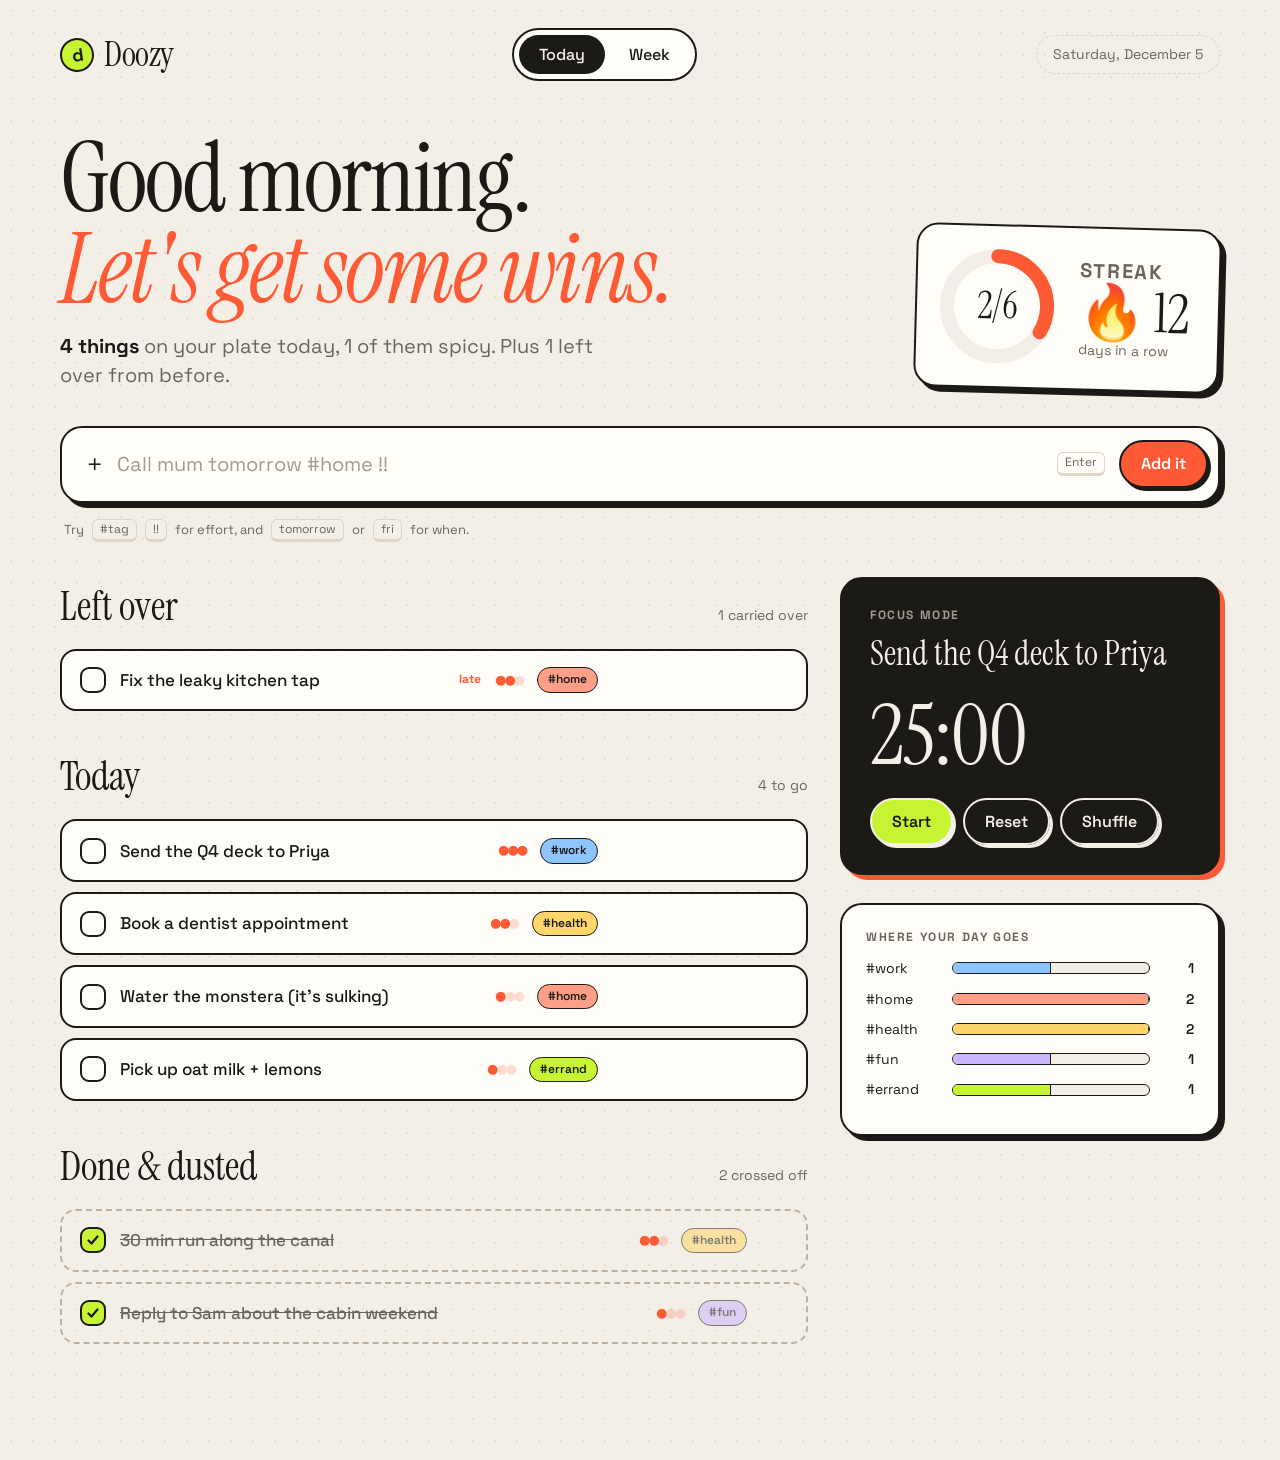
<file: index.html>
<!doctype html>
<html lang="en">
<head>
  <meta charset="utf-8" />
  <meta name="viewport" content="width=device-width, initial-scale=1" />
  <title>Doozy — Today</title>
  <link rel="preconnect" href="https://fonts.googleapis.com" />
  <link rel="preconnect" href="https://fonts.gstatic.com" crossorigin />
  <link href="https://fonts.googleapis.com/css2?family=Instrument+Serif:ital@0;1&family=Space+Grotesk:wght@400;500;600;700&display=swap" rel="stylesheet" />
  <link rel="stylesheet" href="styles.css" />
</head>
<body>
  <div class="wrap">
    <nav class="nav">
      <a class="logo" href="index.html"><span class="logo-mark">d</span>Doozy</a>
      <div class="tabs">
        <a href="index.html" aria-current="page">Today</a>
        <a href="week.html">Week</a>
      </div>
      <span class="date-chip" data-date-chip>Monday, November 16</span>
    </nav>

    <header class="hero">
      <div>
        <h1 data-greeting>Good morning.<br /><em>Let's get some wins.</em></h1>
        <p data-summary><strong>4 things</strong> on your plate today. One of them is a tap that's been dripping since Sunday.</p>
      </div>
      <div class="card ring-card">
        <div class="ring">
          <svg width="120" height="120" viewBox="0 0 120 120">
            <circle class="ring-bg" cx="60" cy="60" r="50" fill="none" stroke-width="14" />
            <circle class="ring-fg" data-ring cx="60" cy="60" r="50" fill="none" stroke-width="14" stroke-linecap="round" stroke-dasharray="314.16" stroke-dashoffset="209.44" />
          </svg>
          <div class="ring-label" data-ring-label>2/6</div>
        </div>
        <div>
          <p class="eyebrow">Streak</p>
          <div class="streak-num" data-streak>🔥 12</div>
          <div class="streak-sub">days in a row</div>
        </div>
      </div>
    </header>

    <form class="card quick" data-quick>
      <span class="quick-plus" aria-hidden="true">+</span>
      <input data-quick-input aria-label="Add a task" placeholder="Call mum tomorrow #home !!" autocomplete="off" />
      <kbd>Enter</kbd>
      <button class="btn primary" type="submit">Add it</button>
    </form>
    <div class="parse-preview" data-preview>
      Try <kbd>#tag</kbd> <kbd>!!</kbd> for effort, and <kbd>tomorrow</kbd> or <kbd>fri</kbd> for when.
    </div>

    <div class="today-grid">
      <main>
        <section data-overdue-section>
          <div class="list-head">
            <h2>Left over</h2>
            <span data-overdue-count>1 from yesterday</span>
          </div>
          <ul class="tasks" data-overdue></ul>
        </section>

        <section>
          <div class="list-head">
            <h2>Today</h2>
            <span data-today-count>4 to go</span>
          </div>
          <ul class="tasks" data-today></ul>
        </section>

        <section>
          <div class="list-head">
            <h2>Done & dusted</h2>
            <span data-done-count>2 crossed off</span>
          </div>
          <ul class="tasks" data-done></ul>
        </section>
      </main>

      <aside class="side">
        <div class="card focus">
          <p class="eyebrow">Focus mode</p>
          <p class="focus-title" data-focus-title>Send the Q4 deck to Priya</p>
          <div class="timer" data-timer>25:00</div>
          <div class="focus-actions">
            <button class="btn lime" type="button" data-timer-toggle>Start</button>
            <button class="btn ghost" type="button" data-timer-reset>Reset</button>
            <button class="btn ghost" type="button" data-focus-next>Shuffle</button>
          </div>
        </div>

        <div class="card tags-card">
          <p class="eyebrow">Where your day goes</p>
          <div data-tag-bars></div>
        </div>
      </aside>
    </div>
  </div>

  <script src="app.js"></script>
  <script>
    let state = load();
    let focusId = null;

    function taskRow(t, overdue) {
      return `
        <li class="task ${t.done ? "done" : ""}" data-id="${t.id}">
          <button class="check" type="button" aria-label="${t.done ? "Mark not done" : "Mark done"}: ${escapeHtml(t.title)}" data-toggle>${CHECK_SVG}</button>
          <span class="task-title">${escapeHtml(t.title)}</span>
          ${overdue ? '<span class="overdue">late</span>' : ""}
          ${spiceDots(t.spice)}
          ${tagChip(t.tag)}
          <span class="actions">
            ${t.done ? "" : '<button class="icon-btn" type="button" data-focus>Focus</button>'}
            ${t.done ? "" : '<button class="icon-btn" type="button" data-snooze>Tomorrow →</button>'}
            <button class="icon-btn" type="button" data-delete aria-label="Delete">✕</button>
          </span>
        </li>`;
    }

    function render() {
      const today = todayIso();
      const todays = state.tasks.filter((t) => t.date === today);
      const overdue = state.tasks.filter((t) => t.date && t.date < today && !t.done);
      const open = todays.filter((t) => !t.done);
      const done = todays.filter((t) => t.done);

      document.querySelector("[data-overdue]").innerHTML = overdue.map((t) => taskRow(t, true)).join("");
      document.querySelector("[data-overdue-section]").hidden = overdue.length === 0;
      document.querySelector("[data-overdue-count]").textContent = `${overdue.length} carried over`;

      document.querySelector("[data-today]").innerHTML = open.length
        ? open.map((t) => taskRow(t)).join("")
        : '<li class="empty">Clear plate. Go outside, or steal something from the week.</li>';
      document.querySelector("[data-today-count]").textContent = `${open.length} to go`;

      document.querySelector("[data-done]").innerHTML = done.length
        ? done.map((t) => taskRow(t)).join("")
        : '<li class="empty">Nothing yet. The first one is the hardest.</li>';
      document.querySelector("[data-done-count]").textContent = `${done.length} crossed off`;

      const total = todays.length || 1;
      const ratio = done.length / total;
      document.querySelector("[data-ring]").style.strokeDashoffset = 314.16 * (1 - ratio);
      document.querySelector("[data-ring-label]").textContent = `${done.length}/${todays.length}`;
      document.querySelector("[data-streak]").textContent = `🔥 ${streak(state)}`;

      const hour = new Date().getHours();
      const hello = hour < 12 ? "Good morning." : hour < 18 ? "Good afternoon." : "Good evening.";
      const line = open.length === 0 && todays.length ? "<em>You cleared it all.</em>" : "<em>Let's get some wins.</em>";
      document.querySelector("[data-greeting]").innerHTML = `${hello}<br />${line}`;
      const heavy = open.filter((t) => t.spice === 3).length;
      document.querySelector("[data-summary]").innerHTML = open.length
        ? `<strong>${open.length} thing${open.length === 1 ? "" : "s"}</strong> on your plate today${heavy ? `, ${heavy} of them spicy` : ""}. ${overdue.length ? `Plus ${overdue.length} left over from before.` : "Nothing left over. Nice."}`
        : "Everything's done. Take the rest of the day back.";

      const counts = {};
      todays.concat(overdue).forEach((t) => (counts[t.tag] = (counts[t.tag] || 0) + 1));
      const max = Math.max(1, ...Object.values(counts));
      document.querySelector("[data-tag-bars]").innerHTML = Object.keys(TAGS)
        .map(
          (tag) => `
          <div class="bar-row">
            <span>#${tag}</span>
            <div class="bar"><i style="width:${((counts[tag] || 0) / max) * 100}%;background:${TAGS[tag]}"></i></div>
            <b>${counts[tag] || 0}</b>
          </div>`
        )
        .join("");

      const focusable = open.concat(overdue);
      if (!focusable.find((t) => t.id === focusId)) {
        focusId = (focusable.slice().sort((a, b) => b.spice - a.spice)[0] || {}).id || null;
      }
      const ft = state.tasks.find((t) => t.id === focusId);
      document.querySelector("[data-focus-title]").textContent = ft ? ft.title : "Nothing to focus on. Enjoy it.";
    }

    function update(fn) {
      fn();
      save(state);
      render();
    }

    document.addEventListener("click", (e) => {
      const row = e.target.closest(".task");
      if (!row) return;
      const t = state.tasks.find((x) => x.id === row.dataset.id);
      if (!t) return;
      if (e.target.closest("[data-toggle]")) {
        if (!t.done) cheer({ currentTarget: e.target.closest("[data-toggle]") });
        update(() => {
          t.done = !t.done;
          if (t.done && t.date < todayIso()) t.date = todayIso();
        });
      } else if (e.target.closest("[data-snooze]")) {
        update(() => (t.date = iso(addDays(new Date(), 1))));
        toast("Pushed to tomorrow. No judgement.");
      } else if (e.target.closest("[data-delete]")) {
        update(() => (state.tasks = state.tasks.filter((x) => x.id !== t.id)));
      } else if (e.target.closest("[data-focus]")) {
        focusId = t.id;
        render();
      }
    });

    const input = document.querySelector("[data-quick-input]");
    const preview = document.querySelector("[data-preview]");
    const previewDefault = preview.innerHTML;

    input.addEventListener("input", () => {
      if (!input.value.trim()) return (preview.innerHTML = previewDefault);
      const p = parseQuick(input.value);
      preview.innerHTML = `Will add <strong style="color:var(--ink)">“${escapeHtml(p.title || "…")}”</strong> ${tagChip(p.tag)} ${spiceDots(p.spice)} <span class="tag">${p.when}</span>`;
    });

    document.querySelector("[data-quick]").addEventListener("submit", (e) => {
      e.preventDefault();
      const p = parseQuick(input.value);
      if (!p.title) return;
      update(() =>
        state.tasks.push({ id: `t${Date.now()}`, title: p.title, tag: p.tag, spice: p.spice, date: p.date, done: false })
      );
      input.value = "";
      preview.innerHTML = previewDefault;
      toast(p.date === todayIso() ? "Added to today." : p.date ? `Scheduled for ${p.when}.` : "Tossed in Someday.");
    });

    let remaining = 25 * 60;
    let tick = null;
    const timerEl = document.querySelector("[data-timer]");
    const toggleBtn = document.querySelector("[data-timer-toggle]");
    const paint = () =>
      (timerEl.textContent = `${String(Math.floor(remaining / 60)).padStart(2, "0")}:${String(remaining % 60).padStart(2, "0")}`);
    const stop = () => {
      clearInterval(tick);
      tick = null;
      toggleBtn.textContent = "Start";
    };

    toggleBtn.addEventListener("click", () => {
      if (tick) return stop();
      toggleBtn.textContent = "Pause";
      tick = setInterval(() => {
        remaining--;
        paint();
        if (remaining <= 0) {
          stop();
          remaining = 25 * 60;
          paint();
          toast("Focus session done. Stretch a bit.");
        }
      }, 1000);
    });

    document.querySelector("[data-timer-reset]").addEventListener("click", () => {
      stop();
      remaining = 25 * 60;
      paint();
    });

    document.querySelector("[data-focus-next]").addEventListener("click", () => {
      const pool = state.tasks.filter((t) => !t.done && t.date && t.date <= todayIso() && t.id !== focusId);
      if (pool.length) focusId = pool[Math.floor(Math.random() * pool.length)].id;
      render();
    });

    setDateChip();
    render();
  </script>
</body>
</html>
</file>
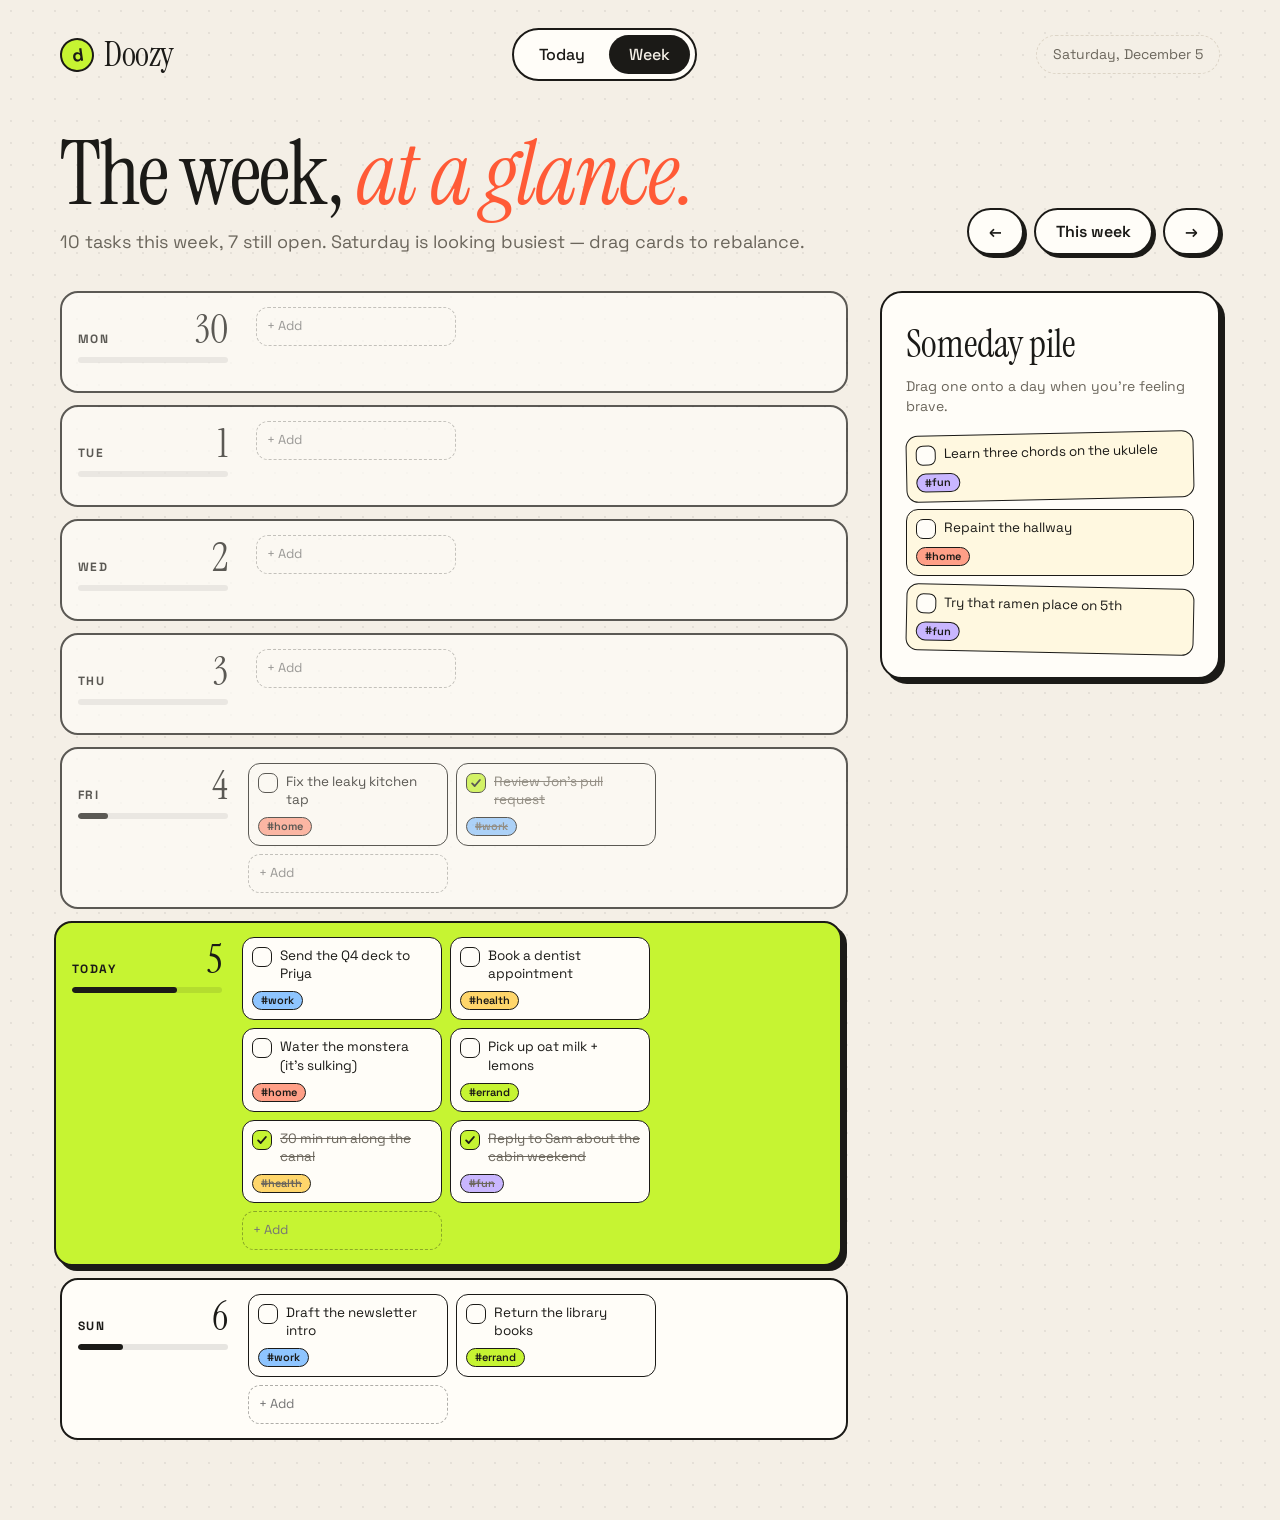
<file: week.html>
<!doctype html>
<html lang="en">
<head>
  <meta charset="utf-8" />
  <meta name="viewport" content="width=device-width, initial-scale=1" />
  <title>Doozy — Week</title>
  <link rel="preconnect" href="https://fonts.googleapis.com" />
  <link rel="preconnect" href="https://fonts.gstatic.com" crossorigin />
  <link href="https://fonts.googleapis.com/css2?family=Instrument+Serif:ital@0;1&family=Space+Grotesk:wght@400;500;600;700&display=swap" rel="stylesheet" />
  <link rel="stylesheet" href="styles.css" />
</head>
<body>
  <div class="wrap">
    <nav class="nav">
      <a class="logo" href="index.html"><span class="logo-mark">d</span>Doozy</a>
      <div class="tabs">
        <a href="index.html">Today</a>
        <a href="week.html" aria-current="page">Week</a>
      </div>
      <span class="date-chip" data-date-chip>Monday, November 16</span>
    </nav>

    <header class="week-head">
      <div>
        <h1>The week, <em>at a glance.</em></h1>
        <p data-week-summary>13 tasks this week, 11 still open. Monday is looking busiest — drag cards to rebalance.</p>
      </div>
      <div class="week-nav">
        <button class="btn" type="button" data-prev aria-label="Previous week">←</button>
        <button class="btn" type="button" data-this-week>This week</button>
        <button class="btn" type="button" data-next aria-label="Next week">→</button>
      </div>
    </header>

    <div class="week-layout">
      <section class="agenda" data-board>
        <div class="day today" data-drop="2026-11-16">
          <div class="day-label">
            <div class="day-head">
              <span class="day-name">Today</span>
              <span class="day-date">16</span>
            </div>
            <div class="load" title="Effort load"><i style="width:70%"></i></div>
          </div>
          <div class="day-body">
            <ul class="mini-list">
            <li class="mini " draggable="true" data-id="t1" style="--tilt:0deg">
              <div class="mini-top">
                <button class="check" type="button" aria-label="Toggle Send the Q4 deck to Priya" data-toggle><svg width="14" height="14" viewBox="0 0 14 14" fill="none"><path d="M2.5 7.5l3 3 6-7" stroke="#1b1a17" stroke-width="2.2" stroke-linecap="round" stroke-linejoin="round"/></svg></button>
                <span>Send the Q4 deck to Priya</span>
              </div>
              <span class="tag" style="background:var(--sky)">#work</span>
            </li>
            <li class="mini " draggable="true" data-id="t2" style="--tilt:0deg">
              <div class="mini-top">
                <button class="check" type="button" aria-label="Toggle Book a dentist appointment" data-toggle><svg width="14" height="14" viewBox="0 0 14 14" fill="none"><path d="M2.5 7.5l3 3 6-7" stroke="#1b1a17" stroke-width="2.2" stroke-linecap="round" stroke-linejoin="round"/></svg></button>
                <span>Book a dentist appointment</span>
              </div>
              <span class="tag" style="background:var(--butter)">#health</span>
            </li>
            <li class="mini " draggable="true" data-id="t3" style="--tilt:0deg">
              <div class="mini-top">
                <button class="check" type="button" aria-label="Toggle Water the monstera (it&#39;s sulking)" data-toggle><svg width="14" height="14" viewBox="0 0 14 14" fill="none"><path d="M2.5 7.5l3 3 6-7" stroke="#1b1a17" stroke-width="2.2" stroke-linecap="round" stroke-linejoin="round"/></svg></button>
                <span>Water the monstera (it&#39;s sulking)</span>
              </div>
              <span class="tag" style="background:var(--peach)">#home</span>
            </li>
            <li class="mini " draggable="true" data-id="t4" style="--tilt:0deg">
              <div class="mini-top">
                <button class="check" type="button" aria-label="Toggle Pick up oat milk + lemons" data-toggle><svg width="14" height="14" viewBox="0 0 14 14" fill="none"><path d="M2.5 7.5l3 3 6-7" stroke="#1b1a17" stroke-width="2.2" stroke-linecap="round" stroke-linejoin="round"/></svg></button>
                <span>Pick up oat milk + lemons</span>
              </div>
              <span class="tag" style="background:var(--lime)">#errand</span>
            </li>
            <li class="mini done" draggable="true" data-id="t5" style="--tilt:0deg">
              <div class="mini-top">
                <button class="check" type="button" aria-label="Toggle 30 min run along the canal" data-toggle><svg width="14" height="14" viewBox="0 0 14 14" fill="none"><path d="M2.5 7.5l3 3 6-7" stroke="#1b1a17" stroke-width="2.2" stroke-linecap="round" stroke-linejoin="round"/></svg></button>
                <span>30 min run along the canal</span>
              </div>
              <span class="tag" style="background:var(--butter)">#health</span>
            </li>
            <li class="mini done" draggable="true" data-id="t6" style="--tilt:0deg">
              <div class="mini-top">
                <button class="check" type="button" aria-label="Toggle Reply to Sam about the cabin weekend" data-toggle><svg width="14" height="14" viewBox="0 0 14 14" fill="none"><path d="M2.5 7.5l3 3 6-7" stroke="#1b1a17" stroke-width="2.2" stroke-linecap="round" stroke-linejoin="round"/></svg></button>
                <span>Reply to Sam about the cabin weekend</span>
              </div>
              <span class="tag" style="background:var(--lilac)">#fun</span>
            </li>
            </ul>
            <input class="add-inline" data-add="2026-11-16" placeholder="+ Add" aria-label="Add task on Mon Nov 16 2026" />
          </div>
        </div>
        <div class="day " data-drop="2026-11-17">
          <div class="day-label">
            <div class="day-head">
              <span class="day-name">tue</span>
              <span class="day-date">17</span>
            </div>
            <div class="load" title="Effort load"><i style="width:30%"></i></div>
          </div>
          <div class="day-body">
            <ul class="mini-list">
            <li class="mini " draggable="true" data-id="t9" style="--tilt:0deg">
              <div class="mini-top">
                <button class="check" type="button" aria-label="Toggle Draft the newsletter intro" data-toggle><svg width="14" height="14" viewBox="0 0 14 14" fill="none"><path d="M2.5 7.5l3 3 6-7" stroke="#1b1a17" stroke-width="2.2" stroke-linecap="round" stroke-linejoin="round"/></svg></button>
                <span>Draft the newsletter intro</span>
              </div>
              <span class="tag" style="background:var(--sky)">#work</span>
            </li>
            <li class="mini " draggable="true" data-id="t10" style="--tilt:0deg">
              <div class="mini-top">
                <button class="check" type="button" aria-label="Toggle Return the library books" data-toggle><svg width="14" height="14" viewBox="0 0 14 14" fill="none"><path d="M2.5 7.5l3 3 6-7" stroke="#1b1a17" stroke-width="2.2" stroke-linecap="round" stroke-linejoin="round"/></svg></button>
                <span>Return the library books</span>
              </div>
              <span class="tag" style="background:var(--lime)">#errand</span>
            </li>
            </ul>
            <input class="add-inline" data-add="2026-11-17" placeholder="+ Add" aria-label="Add task on Tue Nov 17 2026" />
          </div>
        </div>
        <div class="day " data-drop="2026-11-18">
          <div class="day-label">
            <div class="day-head">
              <span class="day-name">wed</span>
              <span class="day-date">18</span>
            </div>
            <div class="load" title="Effort load"><i style="width:30%"></i></div>
          </div>
          <div class="day-body">
            <ul class="mini-list">
            <li class="mini " draggable="true" data-id="t11" style="--tilt:0deg">
              <div class="mini-top">
                <button class="check" type="button" aria-label="Toggle Yoga class at 7" data-toggle><svg width="14" height="14" viewBox="0 0 14 14" fill="none"><path d="M2.5 7.5l3 3 6-7" stroke="#1b1a17" stroke-width="2.2" stroke-linecap="round" stroke-linejoin="round"/></svg></button>
                <span>Yoga class at 7</span>
              </div>
              <span class="tag" style="background:var(--butter)">#health</span>
            </li>
            <li class="mini " draggable="true" data-id="t12" style="--tilt:0deg">
              <div class="mini-top">
                <button class="check" type="button" aria-label="Toggle 1:1 with Mara" data-toggle><svg width="14" height="14" viewBox="0 0 14 14" fill="none"><path d="M2.5 7.5l3 3 6-7" stroke="#1b1a17" stroke-width="2.2" stroke-linecap="round" stroke-linejoin="round"/></svg></button>
                <span>1:1 with Mara</span>
              </div>
              <span class="tag" style="background:var(--sky)">#work</span>
            </li>
            </ul>
            <input class="add-inline" data-add="2026-11-18" placeholder="+ Add" aria-label="Add task on Wed Nov 18 2026" />
          </div>
        </div>
        <div class="day " data-drop="2026-11-19">
          <div class="day-label">
            <div class="day-head">
              <span class="day-name">thu</span>
              <span class="day-date">19</span>
            </div>
            <div class="load" title="Effort load"><i style="width:50%"></i></div>
          </div>
          <div class="day-body">
            <ul class="mini-list">
            <li class="mini " draggable="true" data-id="t13" style="--tilt:0deg">
              <div class="mini-top">
                <button class="check" type="button" aria-label="Toggle Plan Saturday&#39;s dinner party" data-toggle><svg width="14" height="14" viewBox="0 0 14 14" fill="none"><path d="M2.5 7.5l3 3 6-7" stroke="#1b1a17" stroke-width="2.2" stroke-linecap="round" stroke-linejoin="round"/></svg></button>
                <span>Plan Saturday&#39;s dinner party</span>
              </div>
              <span class="tag" style="background:var(--lilac)">#fun</span>
            </li>
            <li class="mini " draggable="true" data-id="t14" style="--tilt:0deg">
              <div class="mini-top">
                <button class="check" type="button" aria-label="Toggle Pay the electricity bill" data-toggle><svg width="14" height="14" viewBox="0 0 14 14" fill="none"><path d="M2.5 7.5l3 3 6-7" stroke="#1b1a17" stroke-width="2.2" stroke-linecap="round" stroke-linejoin="round"/></svg></button>
                <span>Pay the electricity bill</span>
              </div>
              <span class="tag" style="background:var(--peach)">#home</span>
            </li>
            </ul>
            <input class="add-inline" data-add="2026-11-19" placeholder="+ Add" aria-label="Add task on Thu Nov 19 2026" />
          </div>
        </div>
        <div class="day " data-drop="2026-11-20">
          <div class="day-label">
            <div class="day-head">
              <span class="day-name">fri</span>
              <span class="day-date">20</span>
            </div>
            <div class="load" title="Effort load"><i style="width:0%"></i></div>
          </div>
          <div class="day-body">
            <ul class="mini-list">
            </ul>
            <input class="add-inline" data-add="2026-11-20" placeholder="+ Add" aria-label="Add task on Fri Nov 20 2026" />
          </div>
        </div>
        <div class="day " data-drop="2026-11-21">
          <div class="day-label">
            <div class="day-head">
              <span class="day-name">sat</span>
              <span class="day-date">21</span>
            </div>
            <div class="load" title="Effort load"><i style="width:10%"></i></div>
          </div>
          <div class="day-body">
            <ul class="mini-list">
            <li class="mini " draggable="true" data-id="t15" style="--tilt:0deg">
              <div class="mini-top">
                <button class="check" type="button" aria-label="Toggle Farmers market" data-toggle><svg width="14" height="14" viewBox="0 0 14 14" fill="none"><path d="M2.5 7.5l3 3 6-7" stroke="#1b1a17" stroke-width="2.2" stroke-linecap="round" stroke-linejoin="round"/></svg></button>
                <span>Farmers market</span>
              </div>
              <span class="tag" style="background:var(--lime)">#errand</span>
            </li>
            </ul>
            <input class="add-inline" data-add="2026-11-21" placeholder="+ Add" aria-label="Add task on Sat Nov 21 2026" />
          </div>
        </div>
        <div class="day " data-drop="2026-11-22">
          <div class="day-label">
            <div class="day-head">
              <span class="day-name">sun</span>
              <span class="day-date">22</span>
            </div>
            <div class="load" title="Effort load"><i style="width:0%"></i></div>
          </div>
          <div class="day-body">
            <ul class="mini-list">
            </ul>
            <input class="add-inline" data-add="2026-11-22" placeholder="+ Add" aria-label="Add task on Sun Nov 22 2026" />
          </div>
        </div>
      </section>

      <aside class="card someday" data-drop="someday">
        <div class="someday-head">
          <h2>Someday pile</h2>
          <span>Drag one onto a day when you're feeling brave.</span>
        </div>
        <ul class="mini-list" data-someday>
          <li class="mini " draggable="true" data-id="t16" style="--tilt:-1.2deg">
            <div class="mini-top">
              <button class="check" type="button" aria-label="Toggle Learn three chords on the ukulele" data-toggle><svg width="14" height="14" viewBox="0 0 14 14" fill="none"><path d="M2.5 7.5l3 3 6-7" stroke="#1b1a17" stroke-width="2.2" stroke-linecap="round" stroke-linejoin="round"/></svg></button>
              <span>Learn three chords on the ukulele</span>
            </div>
            <span class="tag" style="background:var(--lilac)">#fun</span>
          </li>
          <li class="mini " draggable="true" data-id="t17" style="--tilt:0deg">
            <div class="mini-top">
              <button class="check" type="button" aria-label="Toggle Repaint the hallway" data-toggle><svg width="14" height="14" viewBox="0 0 14 14" fill="none"><path d="M2.5 7.5l3 3 6-7" stroke="#1b1a17" stroke-width="2.2" stroke-linecap="round" stroke-linejoin="round"/></svg></button>
              <span>Repaint the hallway</span>
            </div>
            <span class="tag" style="background:var(--peach)">#home</span>
          </li>
          <li class="mini " draggable="true" data-id="t18" style="--tilt:1.2deg">
            <div class="mini-top">
              <button class="check" type="button" aria-label="Toggle Try that ramen place on 5th" data-toggle><svg width="14" height="14" viewBox="0 0 14 14" fill="none"><path d="M2.5 7.5l3 3 6-7" stroke="#1b1a17" stroke-width="2.2" stroke-linecap="round" stroke-linejoin="round"/></svg></button>
              <span>Try that ramen place on 5th</span>
            </div>
            <span class="tag" style="background:var(--lilac)">#fun</span>
          </li>
        </ul>
      </aside>
    </div>
  </div>

  <script src="app.js"></script>
  <script>
    let state = load();
    let weekStart = startOfWeek(new Date());

    function miniCard(t, i) {
      const tilt = t.date ? 0 : ((i % 3) - 1) * 1.2;
      return `
        <li class="mini ${t.done ? "done" : ""}" draggable="true" data-id="${t.id}" style="--tilt:${tilt}deg">
          <div class="mini-top">
            <button class="check" type="button" aria-label="Toggle ${escapeHtml(t.title)}" data-toggle>${CHECK_SVG}</button>
            <span>${escapeHtml(t.title)}</span>
          </div>
          ${tagChip(t.tag)}
        </li>`;
    }

    function render() {
      const today = todayIso();
      const days = [...Array(7)].map((_, i) => addDays(weekStart, i));
      const weekIsos = days.map(iso);
      const inWeek = state.tasks.filter((t) => weekIsos.includes(t.date));
      const maxLoad = Math.max(4, ...weekIsos.map((d) => inWeek.filter((t) => t.date === d).reduce((s, t) => s + t.spice, 0)));

      document.querySelector("[data-board]").innerHTML = days
        .map((d) => {
          const di = iso(d);
          const items = inWeek.filter((t) => t.date === di).sort((a, b) => a.done - b.done);
          const load = items.filter((t) => !t.done).reduce((s, t) => s + t.spice, 0);
          const cls = di === today ? "today" : di < today ? "past" : "";
          return `
            <div class="day ${cls}" data-drop="${di}">
              <div class="day-label">
                <div class="day-head">
                  <span class="day-name">${di === today ? "Today" : DAY_NAMES[d.getDay()]}</span>
                  <span class="day-date">${d.getDate()}</span>
                </div>
                <div class="load" title="Effort load"><i style="width:${(load / maxLoad) * 100}%"></i></div>
              </div>
              <div class="day-body">
                <ul class="mini-list">${items.map(miniCard).join("")}</ul>
                <input class="add-inline" data-add="${di}" placeholder="+ Add" aria-label="Add task on ${d.toDateString()}" />
              </div>
            </div>`;
        })
        .join("");

      const someday = state.tasks.filter((t) => !t.date);
      document.querySelector("[data-someday]").innerHTML = someday.map(miniCard).join("");

      const open = inWeek.filter((t) => !t.done).length;
      const busiest = days
        .map((d) => ({ d, n: inWeek.filter((t) => t.date === iso(d) && !t.done).length }))
        .sort((a, b) => b.n - a.n)[0];
      document.querySelector("[data-week-summary]").textContent =
        `${inWeek.length} tasks this week, ${open} still open. ` +
        (busiest && busiest.n ? `${busiest.d.toLocaleDateString("en-US", { weekday: "long" })} is looking busiest — drag cards to rebalance.` : "Wide open. Drag something in from Someday.");
    }

    function update(fn) {
      fn();
      save(state);
      render();
    }

    document.addEventListener("click", (e) => {
      const btn = e.target.closest("[data-toggle]");
      if (!btn) return;
      const t = state.tasks.find((x) => x.id === btn.closest(".mini").dataset.id);
      if (!t.done) cheer({ currentTarget: btn });
      update(() => (t.done = !t.done));
    });

    document.addEventListener("keydown", (e) => {
      const input = e.target.closest("[data-add]");
      if (!input || e.key !== "Enter" || !input.value.trim()) return;
      const p = parseQuick(input.value);
      const date = input.dataset.add;
      update(() => state.tasks.push({ id: `t${Date.now()}`, title: p.title, tag: p.tag, spice: p.spice, date, done: false }));
      const again = document.querySelector(`[data-add="${date}"]`);
      if (again) again.focus();
    });

    let dragId = null;
    document.addEventListener("dragstart", (e) => {
      const card = e.target.closest(".mini");
      if (!card) return;
      dragId = card.dataset.id;
      card.classList.add("dragging");
      e.dataTransfer.effectAllowed = "move";
    });
    document.addEventListener("dragend", () => {
      document.querySelectorAll(".dragging, .drag-over").forEach((el) => el.classList.remove("dragging", "drag-over"));
      dragId = null;
    });
    document.addEventListener("dragover", (e) => {
      const zone = e.target.closest("[data-drop]");
      if (!zone || !dragId) return;
      e.preventDefault();
      document.querySelectorAll(".drag-over").forEach((el) => el !== zone && el.classList.remove("drag-over"));
      zone.classList.add("drag-over");
    });
    document.addEventListener("drop", (e) => {
      const zone = e.target.closest("[data-drop]");
      if (!zone || !dragId) return;
      e.preventDefault();
      const t = state.tasks.find((x) => x.id === dragId);
      const target = zone.dataset.drop === "someday" ? null : zone.dataset.drop;
      if (t.date === target) return;
      update(() => (t.date = target));
      toast(target ? `Moved to ${fromIso(target).toLocaleDateString("en-US", { weekday: "long" })}.` : "Back to Someday.");
    });

    document.querySelector("[data-prev]").addEventListener("click", () => ((weekStart = addDays(weekStart, -7)), render()));
    document.querySelector("[data-next]").addEventListener("click", () => ((weekStart = addDays(weekStart, 7)), render()));
    document.querySelector("[data-this-week]").addEventListener("click", () => ((weekStart = startOfWeek(new Date())), render()));

    setDateChip();
    render();
  </script>
</body>
</html>
</file>
<file: styles.css>
:root {
  --paper: #f4efe6;
  --card: #fffdf8;
  --ink: #1b1a17;
  --muted: #6b665c;
  --line: #ddd5c7;
  --tomato: #ff5a36;
  --lime: #c6f432;
  --sky: #8ec5ff;
  --lilac: #c9b6ff;
  --peach: #ff9f87;
  --butter: #ffd66b;
  --radius: 22px;
  --display: "Instrument Serif", Georgia, serif;
  --body: "Space Grotesk", system-ui, sans-serif;
}

* { box-sizing: border-box; }

html, body { margin: 0; }

body {
  background: var(--paper);
  color: var(--ink);
  font-family: var(--body);
  font-size: 16px;
  line-height: 1.45;
  min-height: 100vh;
  background-image: radial-gradient(rgba(27, 26, 23, 0.07) 1px, transparent 1px);
  background-size: 22px 22px;
}

button, input { font: inherit; color: inherit; }
button { cursor: pointer; }

.wrap { max-width: 1240px; margin: 0 auto; padding: 0 40px 80px; }

/* ---------- Nav ---------- */
.nav {
  display: flex;
  align-items: center;
  justify-content: space-between;
  padding: 28px 0;
}

.logo {
  font-family: var(--display);
  font-size: 34px;
  letter-spacing: -0.5px;
  text-decoration: none;
  color: var(--ink);
  display: flex;
  align-items: center;
  gap: 10px;
}

.logo-mark {
  width: 34px;
  height: 34px;
  border-radius: 50%;
  background: var(--lime);
  border: 2px solid var(--ink);
  display: grid;
  place-items: center;
  font-family: var(--body);
  font-size: 18px;
  font-weight: 700;
  transform: rotate(-8deg);
}

.tabs {
  display: flex;
  gap: 4px;
  padding: 5px;
  background: var(--card);
  border: 2px solid var(--ink);
  border-radius: 999px;
}

.tabs a {
  padding: 8px 20px;
  border-radius: 999px;
  text-decoration: none;
  color: var(--ink);
  font-weight: 500;
}

.tabs a[aria-current="page"] { background: var(--ink); color: var(--paper); }

.date-chip {
  font-size: 14px;
  color: var(--muted);
  border: 1.5px dashed var(--line);
  border-radius: 999px;
  padding: 8px 16px;
}

/* ---------- Shared bits ---------- */
.card {
  background: var(--card);
  border: 2px solid var(--ink);
  border-radius: var(--radius);
  box-shadow: 5px 5px 0 var(--ink);
}

.eyebrow {
  text-transform: uppercase;
  letter-spacing: 1.6px;
  font-size: 12px;
  font-weight: 700;
  color: var(--muted);
  margin: 0 0 12px;
}

.tag {
  display: inline-flex;
  align-items: center;
  font-size: 12px;
  font-weight: 600;
  padding: 3px 10px;
  border-radius: 999px;
  border: 1.5px solid var(--ink);
  white-space: nowrap;
}

.spice { color: var(--tomato); font-size: 13px; letter-spacing: -2px; }

.check {
  flex: none;
  width: 26px;
  height: 26px;
  border-radius: 9px;
  border: 2px solid var(--ink);
  background: var(--card);
  display: grid;
  place-items: center;
  padding: 0;
  transition: transform 0.15s ease, background 0.15s ease;
}

.check:hover { transform: scale(1.08) rotate(-4deg); }
.check svg { opacity: 0; transition: opacity 0.15s; }
.done .check { background: var(--lime); }
.done .check svg { opacity: 1; }

.btn {
  border: 2px solid var(--ink);
  border-radius: 999px;
  padding: 10px 20px;
  font-weight: 600;
  background: var(--card);
  box-shadow: 3px 3px 0 var(--ink);
  transition: transform 0.1s, box-shadow 0.1s;
}

.btn:active { transform: translate(3px, 3px); box-shadow: 0 0 0 var(--ink); }
.btn.primary { background: var(--tomato); color: #fff; }
.btn.lime { background: var(--lime); }

.icon-btn {
  border: none;
  background: transparent;
  color: var(--muted);
  border-radius: 8px;
  padding: 4px 8px;
  font-size: 13px;
}

.icon-btn:hover { background: var(--paper); color: var(--ink); }

/* ---------- Today: hero ---------- */
.hero {
  display: grid;
  grid-template-columns: 1fr auto;
  gap: 40px;
  align-items: end;
  padding: 24px 0 36px;
}

.hero h1 {
  font-family: var(--display);
  font-weight: 400;
  font-size: 96px;
  line-height: 0.95;
  letter-spacing: -2px;
  margin: 0 0 16px;
}

.hero h1 em { color: var(--tomato); }

.hero p { margin: 0; font-size: 20px; color: var(--muted); max-width: 560px; }
.hero p strong { color: var(--ink); }

.ring-card {
  display: flex;
  align-items: center;
  gap: 22px;
  padding: 20px 28px 20px 20px;
  transform: rotate(1.5deg);
}

.ring { position: relative; width: 120px; height: 120px; }
.ring svg { transform: rotate(-90deg); }
.ring-bg { stroke: var(--paper); }
.ring-fg { stroke: var(--tomato); transition: stroke-dashoffset 0.6s cubic-bezier(.5,1.6,.4,1); }

.ring-label {
  position: absolute;
  inset: 0;
  display: grid;
  place-items: center;
  font-family: var(--display);
  font-size: 38px;
}

.streak-num { font-family: var(--display); font-size: 54px; line-height: 1; }
.streak-sub { color: var(--muted); font-size: 14px; }

/* ---------- Quick add ---------- */
.quick {
  display: flex;
  align-items: center;
  gap: 14px;
  padding: 10px 10px 10px 24px;
  margin-bottom: 14px;
}

.quick-plus { font-size: 28px; font-weight: 300; }

.quick input {
  flex: 1;
  border: none;
  outline: none;
  background: transparent;
  font-size: 20px;
  padding: 12px 0;
}

.quick input::placeholder { color: #a39c8f; }

kbd {
  font-family: var(--body);
  font-size: 12px;
  border: 1.5px solid var(--line);
  border-bottom-width: 3px;
  border-radius: 6px;
  padding: 1px 7px;
  color: var(--muted);
}

.parse-preview {
  display: flex;
  gap: 8px;
  flex-wrap: wrap;
  min-height: 28px;
  margin: 0 0 32px 4px;
  font-size: 13px;
  color: var(--muted);
  align-items: center;
}

/* ---------- Today: layout ---------- */
.today-grid {
  display: grid;
  grid-template-columns: minmax(0, 1fr) 380px;
  gap: 32px;
  align-items: start;
}

.list-head {
  display: flex;
  align-items: baseline;
  justify-content: space-between;
  margin: 0 0 14px;
}

.list-head h2 {
  font-family: var(--display);
  font-weight: 400;
  font-size: 40px;
  margin: 0;
}

.list-head span { color: var(--muted); font-size: 14px; }

.tasks { list-style: none; margin: 0 0 36px; padding: 0; display: grid; gap: 10px; }

.task {
  display: flex;
  align-items: center;
  gap: 14px;
  padding: 16px 18px;
  background: var(--card);
  border: 2px solid var(--ink);
  border-radius: 16px;
  transition: transform 0.2s ease, opacity 0.3s ease;
}

.task:hover { transform: translateX(4px); }

.task-title { flex: 1; min-width: 0; font-size: 17px; font-weight: 500; }

.task.done { background: transparent; border-style: dashed; border-color: #b9b1a2; }
.task.done .task-title { text-decoration: line-through; color: var(--muted); }
.task.done .tag { opacity: 0.55; }

.task .actions { display: flex; gap: 2px; opacity: 0; transition: opacity 0.15s; }
.task:hover .actions, .task:focus-within .actions { opacity: 1; }

.overdue { color: var(--tomato); font-size: 12px; font-weight: 700; }

.empty {
  border: 2px dashed var(--line);
  border-radius: 16px;
  padding: 28px;
  text-align: center;
  color: var(--muted);
}

/* ---------- Focus card ---------- */
.side { display: grid; gap: 28px; position: sticky; top: 24px; }

.focus {
  background: var(--ink);
  color: var(--paper);
  padding: 28px;
  box-shadow: 5px 5px 0 var(--tomato);
}

.focus .eyebrow { color: #a39c8f; }

.focus-title {
  font-family: var(--display);
  font-size: 34px;
  line-height: 1.05;
  margin: 0 0 22px;
}

.timer {
  font-family: var(--display);
  font-size: 84px;
  line-height: 1;
  letter-spacing: -1px;
  margin-bottom: 20px;
  font-variant-numeric: tabular-nums;
}

.focus-actions { display: flex; gap: 10px; }
.focus .btn { border-color: var(--paper); box-shadow: 3px 3px 0 var(--paper); color: var(--ink); }
.focus .btn.ghost { background: transparent; color: var(--paper); }

.tags-card { padding: 24px; }

.bar-row {
  display: grid;
  grid-template-columns: 74px 1fr 32px;
  gap: 12px;
  align-items: center;
  font-size: 14px;
  margin-bottom: 10px;
}

.bar { height: 12px; border-radius: 999px; background: var(--paper); overflow: hidden; border: 1.5px solid var(--ink); }
.bar i { display: block; height: 100%; border-right: 1.5px solid var(--ink); }
.bar-row b { text-align: right; font-weight: 600; }

/* ---------- Week ---------- */
.week-head {
  display: flex;
  align-items: end;
  justify-content: space-between;
  gap: 24px;
  padding: 24px 0 36px;
}

.week-head h1 {
  font-family: var(--display);
  font-weight: 400;
  font-size: 88px;
  line-height: 0.95;
  letter-spacing: -2px;
  margin: 0 0 12px;
}

.week-head h1 em { color: var(--tomato); }
.week-head p { margin: 0; color: var(--muted); font-size: 18px; }

.week-nav { display: flex; gap: 10px; align-items: center; }

.week-layout {
  display: grid;
  grid-template-columns: minmax(0, 1fr) 340px;
  gap: 32px;
  align-items: start;
}

.agenda { display: grid; gap: 12px; }

.day {
  background: var(--card);
  border: 2px solid var(--ink);
  border-radius: 18px;
  padding: 14px 16px;
  display: grid;
  grid-template-columns: 150px minmax(0, 1fr);
  gap: 20px;
  align-items: start;
  transition: background 0.15s, transform 0.15s;
}

.day.past { opacity: 0.7; }
.day.today { background: var(--lime); box-shadow: 5px 5px 0 var(--ink); transform: translateX(-6px); }
.day.drag-over { background: #fff3d6; transform: translateX(4px) rotate(-0.3deg); }

.day-label { padding-top: 2px; }
.day-body { display: flex; flex-wrap: wrap; gap: 8px; align-items: flex-start; }
.day-body .mini-list { display: flex; flex-wrap: wrap; gap: 8px; flex: 0 1 auto; }
.day-body .mini { width: 200px; }

.day-head { display: flex; justify-content: space-between; align-items: baseline; margin-bottom: 4px; }
.day-name { text-transform: uppercase; font-size: 12px; font-weight: 700; letter-spacing: 1.4px; }
.day-date { font-family: var(--display); font-size: 40px; line-height: 1; }

.load { height: 6px; border-radius: 999px; background: rgba(27,26,23,0.1); margin: 8px 0 14px; overflow: hidden; }
.load i { display: block; height: 100%; background: var(--ink); border-radius: 999px; }

.mini-list { list-style: none; margin: 0; padding: 0; display: grid; gap: 8px; flex: 1; align-content: start; }

.mini {
  background: var(--card);
  border: 1.5px solid var(--ink);
  border-radius: 12px;
  padding: 9px;
  font-size: 13.5px;
  line-height: 1.35;
  cursor: grab;
  display: grid;
  gap: 8px;
}

.mini:active { cursor: grabbing; }
.mini.dragging { opacity: 0.4; }
.mini-top { display: flex; gap: 8px; align-items: flex-start; }
.mini-top span { flex: 1; min-width: 0; overflow-wrap: break-word; hyphens: auto; }
.mini .check { width: 20px; height: 20px; border-radius: 7px; border-width: 1.5px; }
.mini .check svg { width: 12px; height: 12px; }
.mini.done span { text-decoration: line-through; color: var(--muted); }
.mini .tag { font-size: 11px; padding: 1px 8px; justify-self: start; }

.add-inline {
  border: 1.5px dashed rgba(27,26,23,0.35);
  border-radius: 12px;
  background: transparent;
  padding: 9px 10px;
  font-size: 13px;
  width: 200px;
  outline: none;
}

.add-inline:focus { border-style: solid; border-color: var(--ink); background: var(--card); }

.someday { padding: 24px; position: sticky; top: 24px; }
.someday-head { display: grid; gap: 4px; margin-bottom: 16px; }
.someday-head h2 { font-family: var(--display); font-weight: 400; font-size: 38px; margin: 0; }
.someday-head span { color: var(--muted); font-size: 14px; }
.someday .mini-list { display: grid; gap: 10px; min-height: 56px; }
.someday .mini { transform: rotate(var(--tilt, 0deg)); background: #fff8e0; }
.someday.drag-over { background: #fff3d6; }

/* ---------- Confetti ---------- */
.confetti { position: fixed; inset: 0; pointer-events: none; z-index: 50; overflow: hidden; }

.confetti i {
  position: absolute;
  width: 9px;
  height: 14px;
  border-radius: 2px;
  animation: pop 0.9s cubic-bezier(.2,.7,.4,1) forwards;
}

@keyframes pop {
  to {
    transform: translate(var(--dx), var(--dy)) rotate(var(--rot));
    opacity: 0;
  }
}

.toast {
  position: fixed;
  left: 50%;
  bottom: 32px;
  transform: translate(-50%, 120px);
  background: var(--ink);
  color: var(--paper);
  padding: 12px 22px;
  border-radius: 999px;
  font-weight: 500;
  transition: transform 0.3s cubic-bezier(.5,1.6,.4,1);
  z-index: 60;
}

.toast.show { transform: translate(-50%, 0); }

/* ---------- Responsive ---------- */
@media (max-width: 1100px) {
  .week-layout { grid-template-columns: 1fr; }
  .someday { position: static; }
}

@media (max-width: 900px) {
  .wrap { padding: 0 20px 60px; }
  .hero { grid-template-columns: 1fr; }
  .hero h1, .week-head h1 { font-size: 64px; }
  .today-grid { grid-template-columns: 1fr; }
  .side { position: static; }
  .date-chip { display: none; }
  .week-head { flex-direction: column; align-items: start; }
  .day { grid-template-columns: 1fr; gap: 10px; }
}
</file>
